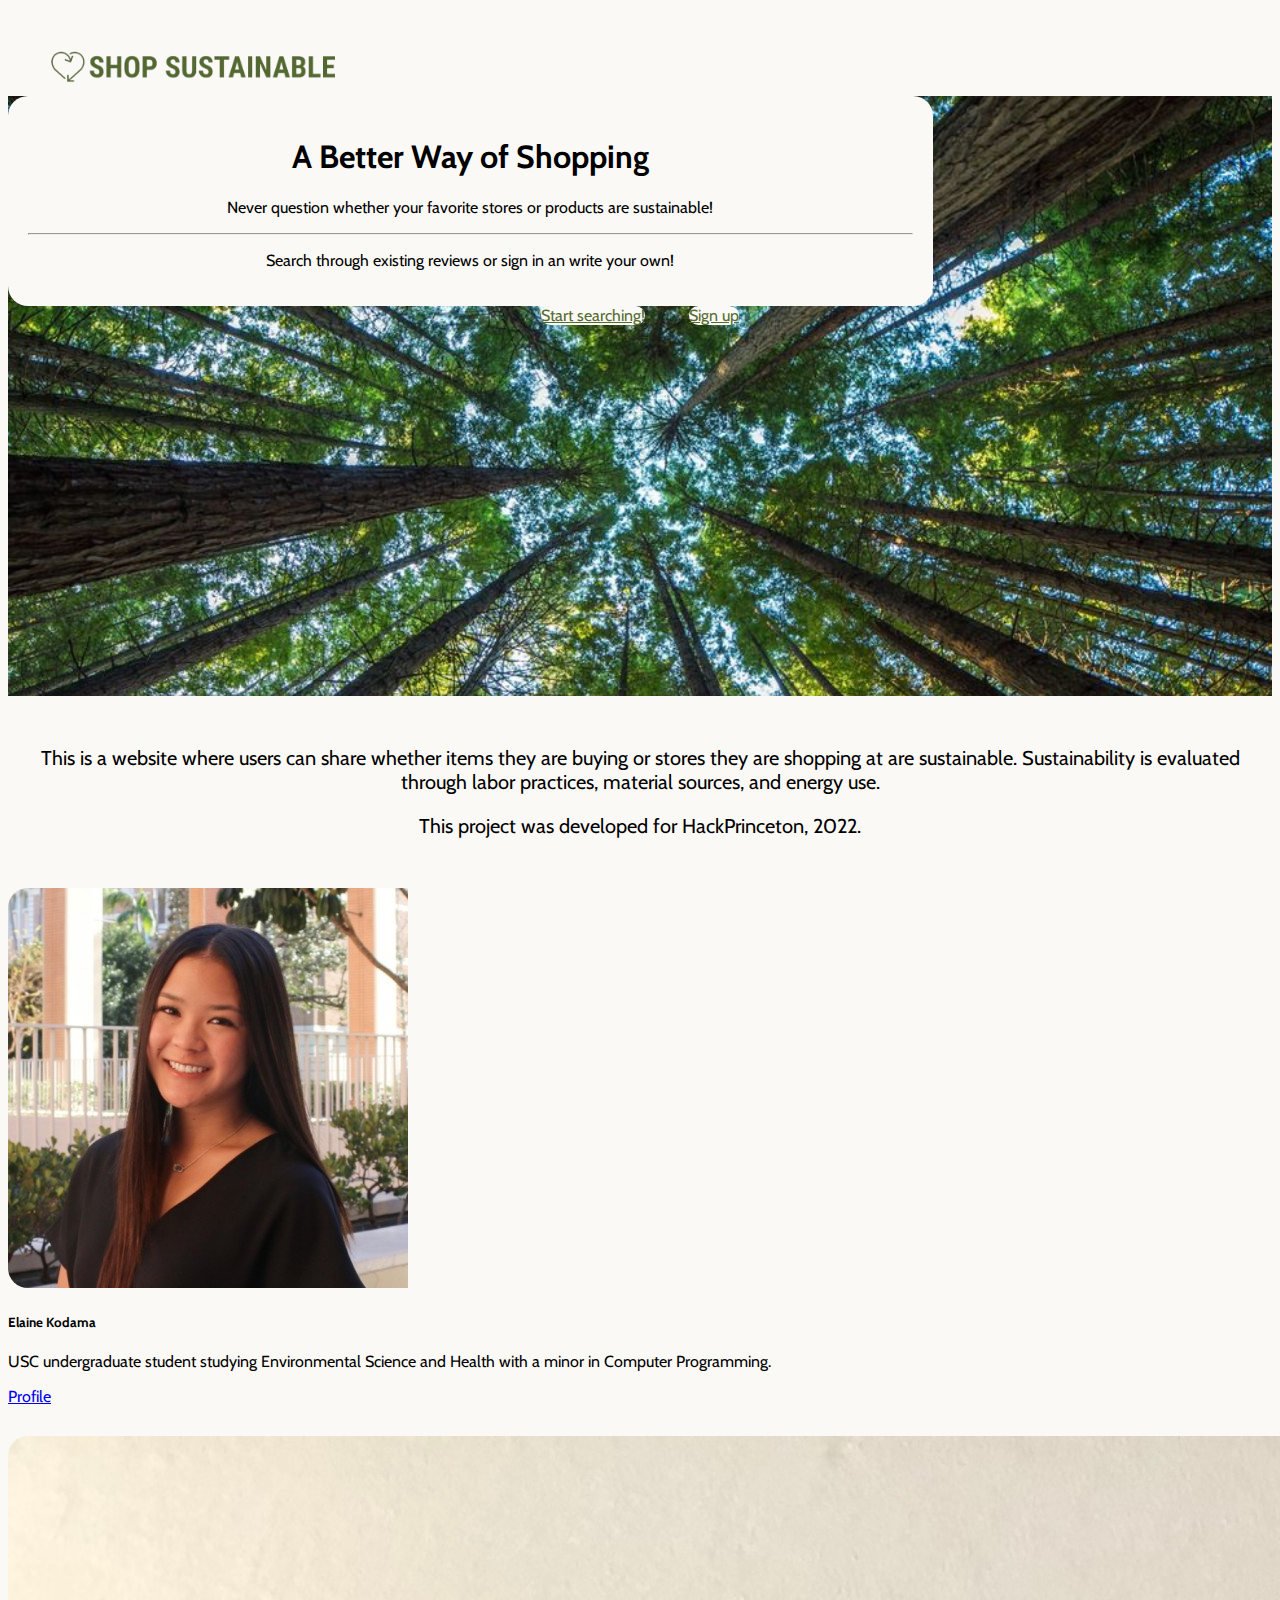
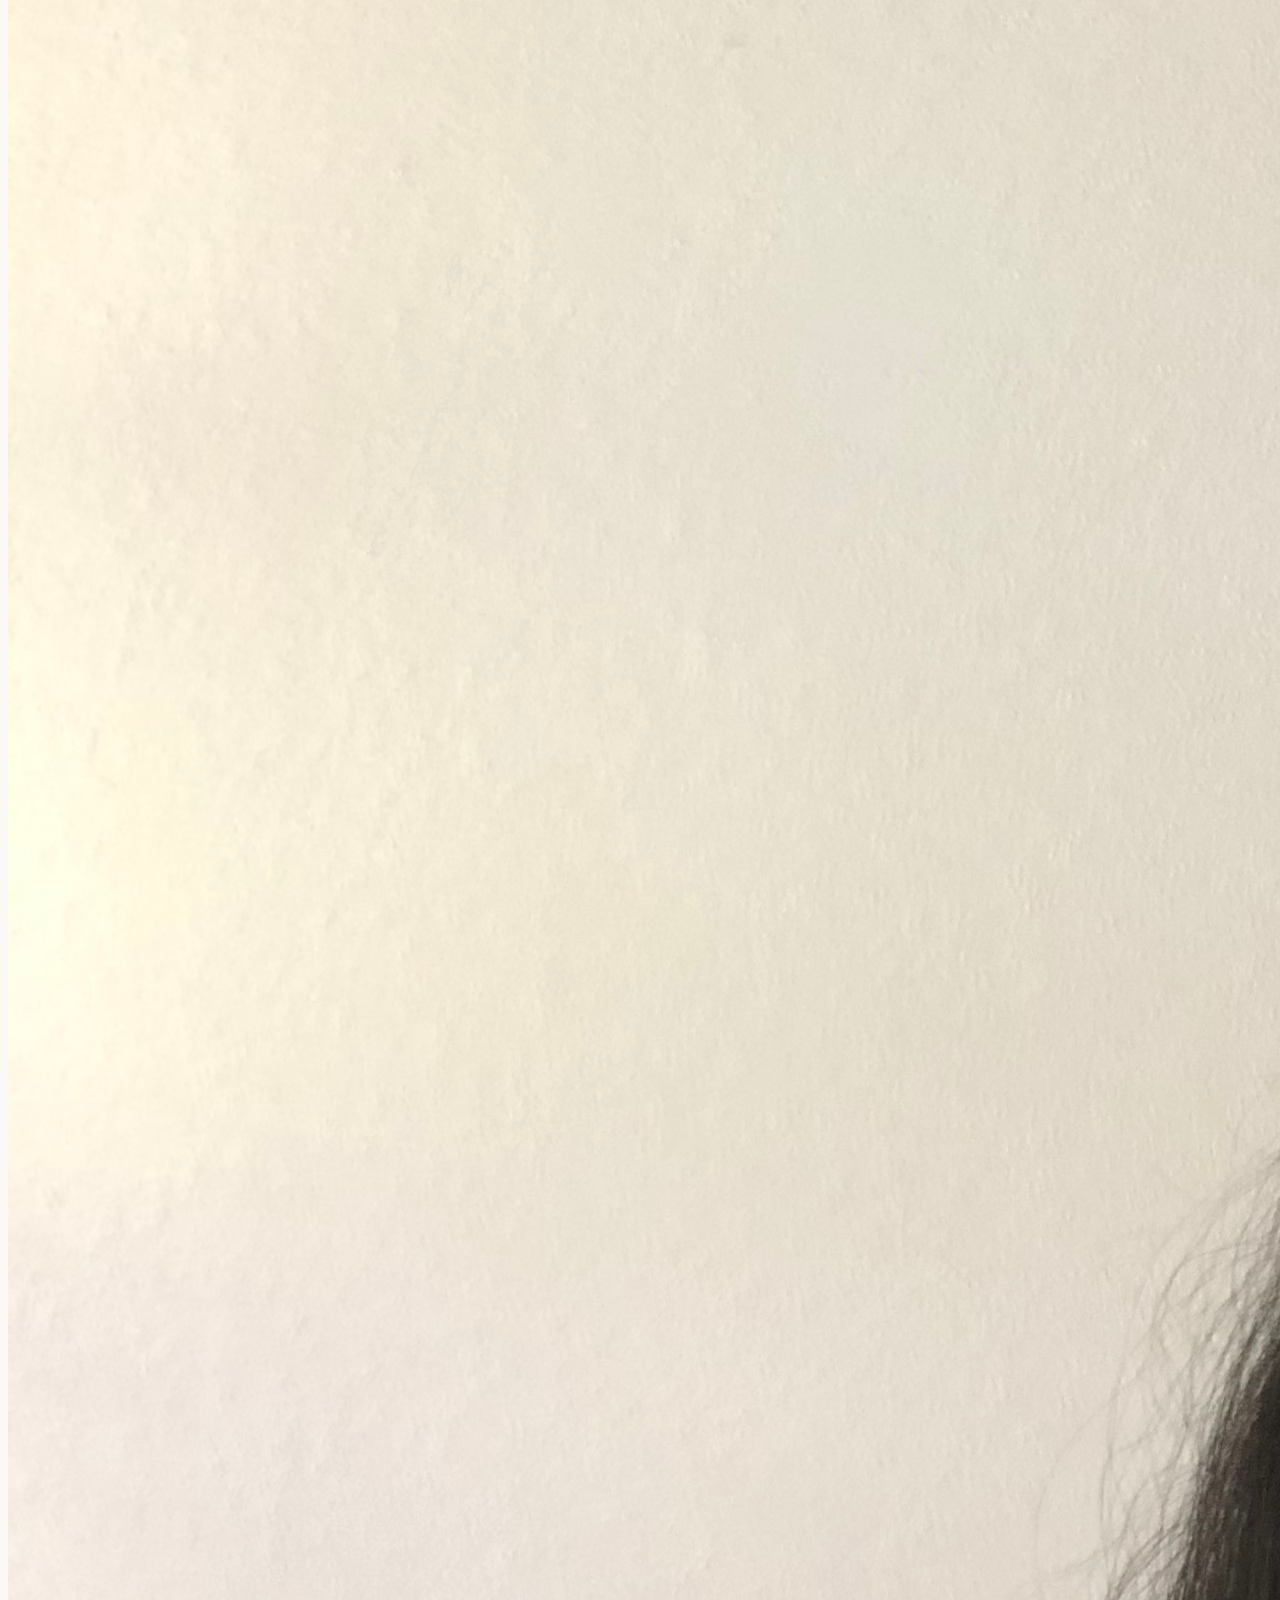
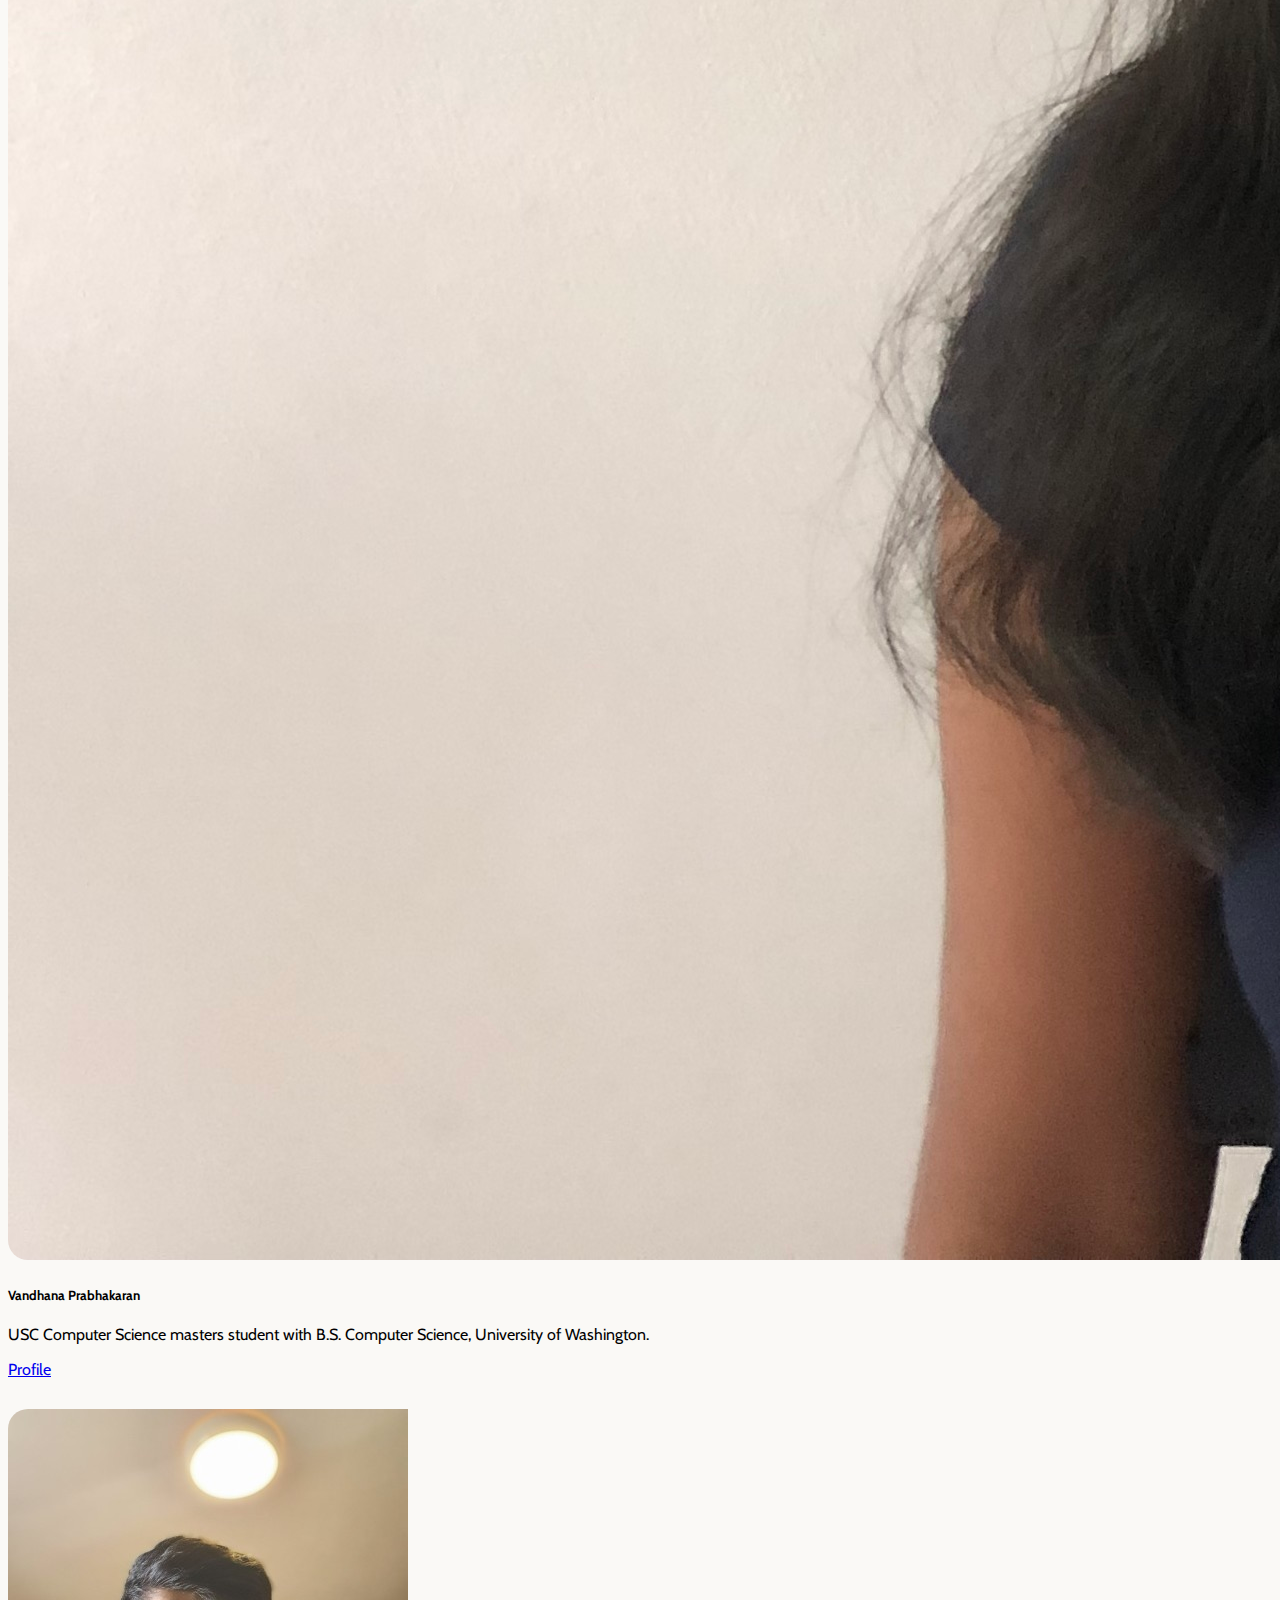
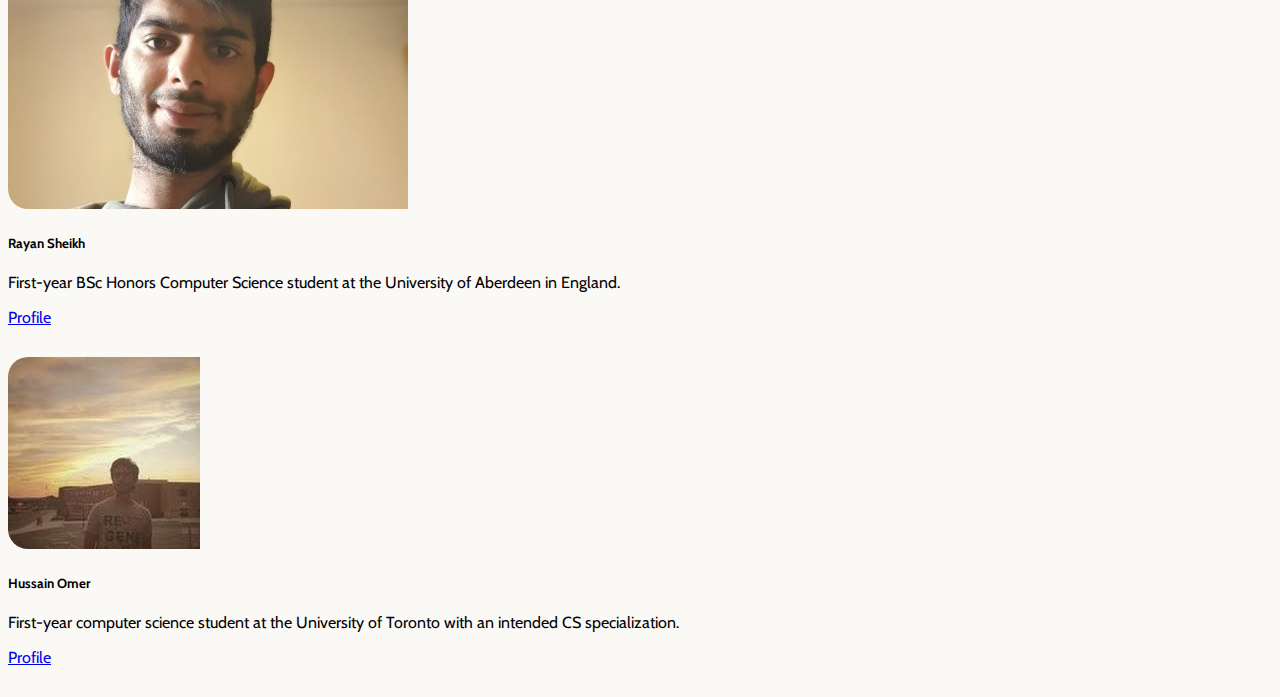
<file: index.html>
<!DOCTYPE html>

<head>
  <title>Shop Sustainable</title>
    <link rel="stylesheet" href="index-style.css">
    <link rel="stylesheet" href="https://cdn.jsdelivr.net/npm/bootstrap@4.6.1/dist/css/bootstrap.min.css" integrity="sha384-zCbKRCUGaJDkqS1kPbPd7TveP5iyJE0EjAuZQTgFLD2ylzuqKfdKlfG/eSrtxUkn" crossorigin="anonymous">
    <script src="https://cdn.jsdelivr.net/npm/@popperjs/core@2.9.2/dist/umd/popper.min.js" integrity="sha384-IQsoLXl5PILFhosVNubq5LC7Qb9DXgDA9i+tQ8Zj3iwWAwPtgFTxbJ8NT4GN1R8p" crossorigin="anonymous"></script>
    <script src="https://cdn.jsdelivr.net/npm/jquery@3.5.1/dist/jquery.slim.min.js" integrity="sha384-DfXdz2htPH0lsSSs5nCTpuj/zy4C+OGpamoFVy38MVBnE+IbbVYUew+OrCXaRkfj" crossorigin="anonymous"></script>
    <script src="https://cdn.jsdelivr.net/npm/bootstrap@4.6.1/dist/js/bootstrap.bundle.min.js" integrity="sha384-fQybjgWLrvvRgtW6bFlB7jaZrFsaBXjsOMm/tB9LTS58ONXgqbR9W8oWht/amnpF" crossorigin="anonymous"></script>

    <link rel="preconnect" href="https://fonts.googleapis.com">
<link rel="preconnect" href="https://fonts.gstatic.com" crossorigin>
<link href="https://fonts.googleapis.com/css2?family=Cabin&display=swap" rel="stylesheet">
  </head>

<body style="background-color: #FAF9F6;">
    <nav class="navbar navbar-expand-lg" style="height: 80px;">
        <ul class="nav navbar-nav">
            <li class="nav-item justify-content-center">
              <a clas="nav-link" href="index.html"><img src="logo.jpg" alt="Logo" style="height: 100px; object-fit: cover;"></a>
            </li>            
        </ul>    
        <div class="collapse navbar-collapse justify-content-end" id="navbarToggle">
            <ul class="nav navbar-nav">
                <li class="nav-item justify-content-end">
                    <a class="nav-link" href="login.html">
                        <svg xmlns="http://www.w3.org/2000/svg" width="50" height="50" fill="currentColor" class="bi bi-person-circle" viewBox="0 0 16 16">
                            <path d="M11 6a3 3 0 1 1-6 0 3 3 0 0 1 6 0z" style="color: #556B2F;"/>
                            <path fill-rule="evenodd" d="M0 8a8 8 0 1 1 16 0A8 8 0 0 1 0 8zm8-7a7 7 0 0 0-5.468 11.37C3.242 11.226 4.805 10 8 10s4.757 1.225 5.468 2.37A7 7 0 0 0 8 1z" style="color: #556B2F;"/>
                        </svg>
                    </a>
                </li>            
            </ul>
        </div>
    </nav>

    <div class="jumbotron d-flex align-items-center" id="jumbo">
      <div class="container">
        <div class="container" id="about-container">
          <h1 style="align-items: center; font-style: bolder;">A Better Way of Shopping</h1>
          <p class="lead">Never question whether your favorite stores or products are sustainable!</p>
          <hr class="my-4" style="background-color: #556B2F;">
          <p>Search through existing reviews or sign in an write your own!</p>
        </div>
        <a class="btn btn-primary btn-lg" id="search-button" href="search.html" role="button">Start searching!</a>
        <a class="btn btn-primary btn-lg" id="search-button" href="login.html" role="button">Sign up</a>
      </div>
    </div>
    
    <div class="container" style="margin-top: 50px; margin-bottom: 50px;">
      <div class="row justify-content-center">
        <div class="col-7 justify-content-center" style="text-align: center; font-family: 'Cabin', sans-serif; font-size: 20px;">
          This is a website where users can share whether items they are buying or stores they are shopping at are sustainable.
          Sustainability is evaluated through labor practices, material sources, and energy use.
          <p>
            This project was developed for HackPrinceton, 2022.
          </p>
        </div>
      </div>
    </div>

    <div class="container" style="font-family: 'Cabin', sans-serif; margin-bottom: 30px;">
      <div class="row justify-content-center">
        <div class="col-6">
          <div class="card us" style="border-radius: 20px 20px 20px 20px;">
            <div class="row no-gutters">
              <div class="col-md-4">
                <img src="elaine.jpeg" class="card-img" alt="Elaine pic" style="height: 100%; object-fit: cover; border-radius: 20px 0 0 20px;">
              </div>

              <div class="col-md-8">
              <div class="card-body">
                <h5 class="card-title">Elaine Kodama</h5>
                <p class="card-text">USC undergraduate student studying Environmental Science and Health with a minor in Computer Programming.</p>
                <a href="#" class="btn btn-secondary">Profile</a>
              </div>
            </div>
        </div>
        </div>
        </div>

        <div class="col-6">
          <div class="card us" style="border-radius: 20px 20px 20px 20px;">
            <div class="row no-gutters">
              <div class="col-md-4">
                <img src="vandhana.JPG" class="card-img" alt="Vandhana pic" style="height: 100%; object-fit: cover; border-radius: 20px 0 0 20px;">
              </div>

              <div class="col-md-8">
              <div class="card-body">
                <h5 class="card-title">Vandhana Prabhakaran</h5>
                <p class="card-text">USC Computer Science masters student with B.S. Computer Science, University of Washington.</p>
                <a href="#" class="btn btn-secondary">Profile</a>
              </div>
            </div>
        </div>
        </div>
        </div>
      </div>

      <div class="row justify-content-center">
        <div class="col-6">
          <div class="card us" style="border-radius: 20px 20px 20px 20px;">
            <div class="row no-gutters">
              <div class="col-md-4">
                <img src="rayan.jpeg" class="card-img" alt="Rayan pic" style="height: 100%; object-fit: cover; border-radius: 20px 0 0 20px;">
              </div>

              <div class="col-md-8">
              <div class="card-body">
                <h5 class="card-title">Rayan Sheikh</h5>
                <p class="card-text">First-year BSc Honors Computer Science student at the University of Aberdeen in England.</p>
                <a href="#" class="btn btn-secondary">Profile</a>
              </div>
            </div>
        </div>
        </div>
        </div>

        <div class="col-6">
          <div class="card us" style="border-radius: 20px 20px 20px 20px;">
            <div class="row no-gutters">
              <div class="col-md-4">
                <img src="hussain.jpeg" class="card-img" alt="Hussain pic" style="height: 100%; object-fit: cover; border-radius: 20px 0 0 20px;">
              </div>

              <div class="col-md-8">
              <div class="card-body">
                <h5 class="card-title">Hussain Omer</h5>
                <p class="card-text">First-year computer science student at the University of Toronto with an intended CS specialization.</p>
                <a href="#" class="btn btn-secondary">Profile</a>
              </div>
            </div>
        </div>
        </div>
        </div>
      </div>
    </div>
</body>

<!-- <footer style="background-color: #556B2F; margin-top: 50px;">
    footer
</footer> -->
</file>
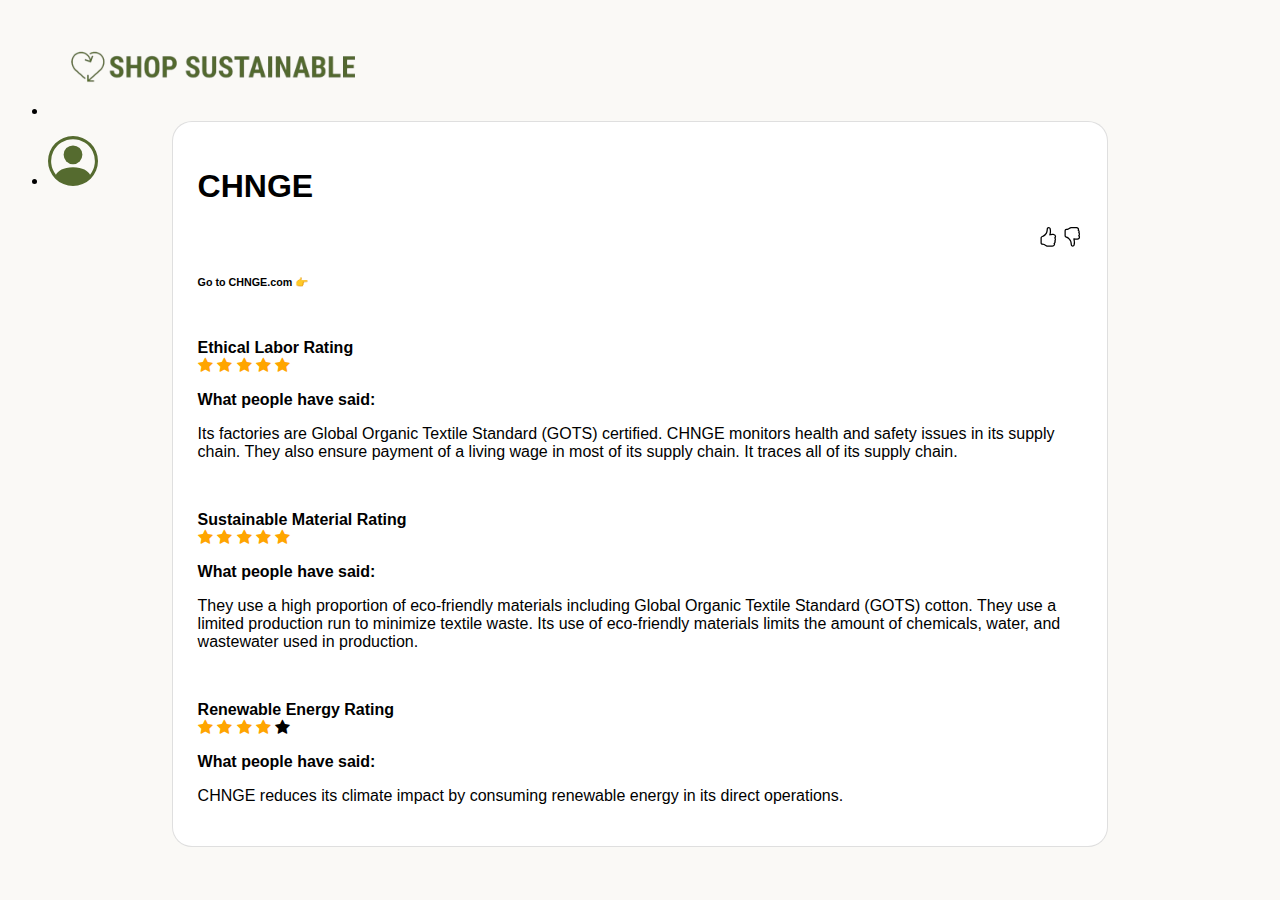
<file: chnge.html>
<!DOCTYPE html>

<head>
    <title>CHNGE</title>
<link href="https://cdn.jsdelivr.net/npm/bootstrap@5.0.2/dist/css/bootstrap.min.css" rel="stylesheet" integrity="sha384-EVSTQN3/azprG1Anm3QDgpJLIm9Nao0Yz1ztcQTwFspd3yD65VohhpuuCOmLASjC" crossorigin="anonymous">
<script src="https://cdn.jsdelivr.net/npm/@popperjs/core@2.9.2/dist/umd/popper.min.js" integrity="sha384-IQsoLXl5PILFhosVNubq5LC7Qb9DXgDA9i+tQ8Zj3iwWAwPtgFTxbJ8NT4GN1R8p" crossorigin="anonymous"></script>
<script src="https://cdn.jsdelivr.net/npm/bootstrap@5.0.2/dist/js/bootstrap.min.js" integrity="sha384-cVKIPhGWiC2Al4u+LWgxfKTRIcfu0JTxR+EQDz/bgldoEyl4H0zUF0QKbrJ0EcQF" crossorigin="anonymous"></script>
<link rel="stylesheet" href="style.css">
<script src="form.js"></script>
<link rel="stylesheet" href="https://cdnjs.cloudflare.com/ajax/libs/font-awesome/4.7.0/css/font-awesome.min.css">

</head>
<body style="background-color: #FAF9F6; font-family: 'Cabin', sans-serif;">
    <nav class="navbar navbar-expand-lg" style="height: 80px;">
        <ul class="nav navbar-nav">
            <li class="nav-item justify-content-center">
            <a clas="nav-link" href="index.html"><img src="logo.jpg" alt="Logo" style="height: 100px; object-fit: cover; margin-left: 20px;"></a>            </li>            
        </ul>    
        <div class="collapse navbar-collapse justify-content-end" id="navbarToggle">
            <ul class="nav navbar-nav">
                <li class="nav-item justify-content-end">
                    <a class="nav-link" href="login.html">
                        <svg xmlns="http://www.w3.org/2000/svg" width="50" height="50" fill="currentColor" class="bi bi-person-circle" viewBox="0 0 16 16">
                            <path d="M11 6a3 3 0 1 1-6 0 3 3 0 0 1 6 0z" style="color: #556B2F;"/>
                            <path fill-rule="evenodd" d="M0 8a8 8 0 1 1 16 0A8 8 0 0 1 0 8zm8-7a7 7 0 0 0-5.468 11.37C3.242 11.226 4.805 10 8 10s4.757 1.225 5.468 2.37A7 7 0 0 0 8 1z" style="color: #556B2F;"/>
                        </svg>
                    </a>
                </li>            
            </ul>
        </div>
    </nav>

    <div class="flex-container info" id="chnge-link">

        <div class="row align-items-center">
            <div class="col">
                <h1 style="font-weight: bold;">CHNGE</h1>
            </div>
            <div class="col" style="text-align: end;">
                <div style="text-align: end;">
                    <span class="vote" >
                        <svg xmlns="http://www.w3.org/2000/svg" width="20" height="20" fill="currentColor" class="bi bi-hand-thumbs-up" viewBox="0 0 16 16">
                            <path d="M8.864.046C7.908-.193 7.02.53 6.956 1.466c-.072 1.051-.23 2.016-.428 2.59-.125.36-.479 1.013-1.04 1.639-.557.623-1.282 1.178-2.131 1.41C2.685 7.288 2 7.87 2 8.72v4.001c0 .845.682 1.464 1.448 1.545 1.07.114 1.564.415 2.068.723l.048.03c.272.165.578.348.97.484.397.136.861.217 1.466.217h3.5c.937 0 1.599-.477 1.934-1.064a1.86 1.86 0 0 0 .254-.912c0-.152-.023-.312-.077-.464.201-.263.38-.578.488-.901.11-.33.172-.762.004-1.149.069-.13.12-.269.159-.403.077-.27.113-.568.113-.857 0-.288-.036-.585-.113-.856a2.144 2.144 0 0 0-.138-.362 1.9 1.9 0 0 0 .234-1.734c-.206-.592-.682-1.1-1.2-1.272-.847-.282-1.803-.276-2.516-.211a9.84 9.84 0 0 0-.443.05 9.365 9.365 0 0 0-.062-4.509A1.38 1.38 0 0 0 9.125.111L8.864.046zM11.5 14.721H8c-.51 0-.863-.069-1.14-.164-.281-.097-.506-.228-.776-.393l-.04-.024c-.555-.339-1.198-.731-2.49-.868-.333-.036-.554-.29-.554-.55V8.72c0-.254.226-.543.62-.65 1.095-.3 1.977-.996 2.614-1.708.635-.71 1.064-1.475 1.238-1.978.243-.7.407-1.768.482-2.85.025-.362.36-.594.667-.518l.262.066c.16.04.258.143.288.255a8.34 8.34 0 0 1-.145 4.725.5.5 0 0 0 .595.644l.003-.001.014-.003.058-.014a8.908 8.908 0 0 1 1.036-.157c.663-.06 1.457-.054 2.11.164.175.058.45.3.57.65.107.308.087.67-.266 1.022l-.353.353.353.354c.043.043.105.141.154.315.048.167.075.37.075.581 0 .212-.027.414-.075.582-.05.174-.111.272-.154.315l-.353.353.353.354c.047.047.109.177.005.488a2.224 2.224 0 0 1-.505.805l-.353.353.353.354c.006.005.041.05.041.17a.866.866 0 0 1-.121.416c-.165.288-.503.56-1.066.56z"/>
                          </svg>
                      </span>
                    <span class="vote2">
                        <svg xmlns="http://www.w3.org/2000/svg" width="20" height="20" fill="currentColor" class="bi bi-hand-thumbs-down" viewBox="0 0 16 16">
                            <path d="M8.864 15.674c-.956.24-1.843-.484-1.908-1.42-.072-1.05-.23-2.015-.428-2.59-.125-.36-.479-1.012-1.04-1.638-.557-.624-1.282-1.179-2.131-1.41C2.685 8.432 2 7.85 2 7V3c0-.845.682-1.464 1.448-1.546 1.07-.113 1.564-.415 2.068-.723l.048-.029c.272-.166.578-.349.97-.484C6.931.08 7.395 0 8 0h3.5c.937 0 1.599.478 1.934 1.064.164.287.254.607.254.913 0 .152-.023.312-.077.464.201.262.38.577.488.9.11.33.172.762.004 1.15.069.13.12.268.159.403.077.27.113.567.113.856 0 .289-.036.586-.113.856-.035.12-.08.244-.138.363.394.571.418 1.2.234 1.733-.206.592-.682 1.1-1.2 1.272-.847.283-1.803.276-2.516.211a9.877 9.877 0 0 1-.443-.05 9.364 9.364 0 0 1-.062 4.51c-.138.508-.55.848-1.012.964l-.261.065zM11.5 1H8c-.51 0-.863.068-1.14.163-.281.097-.506.229-.776.393l-.04.025c-.555.338-1.198.73-2.49.868-.333.035-.554.29-.554.55V7c0 .255.226.543.62.65 1.095.3 1.977.997 2.614 1.709.635.71 1.064 1.475 1.238 1.977.243.7.407 1.768.482 2.85.025.362.36.595.667.518l.262-.065c.16-.04.258-.144.288-.255a8.34 8.34 0 0 0-.145-4.726.5.5 0 0 1 .595-.643h.003l.014.004.058.013a8.912 8.912 0 0 0 1.036.157c.663.06 1.457.054 2.11-.163.175-.059.45-.301.57-.651.107-.308.087-.67-.266-1.021L12.793 7l.353-.354c.043-.042.105-.14.154-.315.048-.167.075-.37.075-.581 0-.211-.027-.414-.075-.581-.05-.174-.111-.273-.154-.315l-.353-.354.353-.354c.047-.047.109-.176.005-.488a2.224 2.224 0 0 0-.505-.804l-.353-.354.353-.354c.006-.005.041-.05.041-.17a.866.866 0 0 0-.121-.415C12.4 1.272 12.063 1 11.5 1z"/>
                          </svg>
                      </span>
                </div>
            </div>
        </div>
        <a href="https://chnge.com/"><h6>Go to CHNGE.com 👉</h6></a>

        <p class="chnge" style="margin-bottom: 0px; margin-top: 50px;">Ethical Labor Rating</p>
                <div style="margin-bottom: 10px;">
                    <span class="fa fa-star checked"></span>
                    <span class="fa fa-star checked"></span>
                    <span class="fa fa-star checked"></span>
                    <span class="fa fa-star checked"></span>
                    <span class="fa fa-star checked"></span>
                </div>
        <p class="chnge">What people have said:</p>
        <p>
            Its factories are Global Organic Textile Standard (GOTS) certified.
            CHNGE monitors health and safety issues in its supply chain.
            They also ensure payment of a living wage in most of its supply chain.
            It traces all of its supply chain.
        </p>
                
                <p  class="chnge" style="margin-bottom: 0px; margin-top: 50px;">Sustainable Material Rating</p>
                <div style="margin-bottom: 10px;">
                    <span class="fa fa-star checked"></span>
                    <span class="fa fa-star checked"></span>
                    <span class="fa fa-star checked"></span>
                    <span class="fa fa-star checked"></span>
                    <span class="fa fa-star checked"></span>
                </div>
                <p  class="chnge" >What people have said:</p>
        <p>
            They use a high proportion of eco-friendly materials including Global Organic Textile Standard (GOTS) cotton.
            They use a limited production run to minimize textile waste.
            Its use of eco-friendly materials limits the amount of chemicals, water, and wastewater used in production.
        </p>
                <p class="chnge" style="margin-bottom: 0px;  margin-top: 50px;">Renewable Energy Rating</p>
                <div style="margin-bottom: 10px;">
                    <span class="fa fa-star checked"></span>
                    <span class="fa fa-star checked"></span>
                    <span class="fa fa-star checked"></span>
                    <span class="fa fa-star checked"></span>
                    <span class="fa fa-star"></span>
                </div>
                <p class="chnge">What people have said:</p>
        <p>
            CHNGE reduces its climate impact by consuming renewable energy in its direct operations.
        </p>
    </div>
</body>

    <script>
        for (const btn of document.querySelectorAll('.vote')) {
        btn.addEventListener('click', event => {
          event.currentTarget.classList.toggle('on');
        });
      }
      for (const btn of document.querySelectorAll('.vote2')) {
        btn.addEventListener('click', event => {
          event.currentTarget.classList.toggle('on');
        });
      }
    </script>
</file>
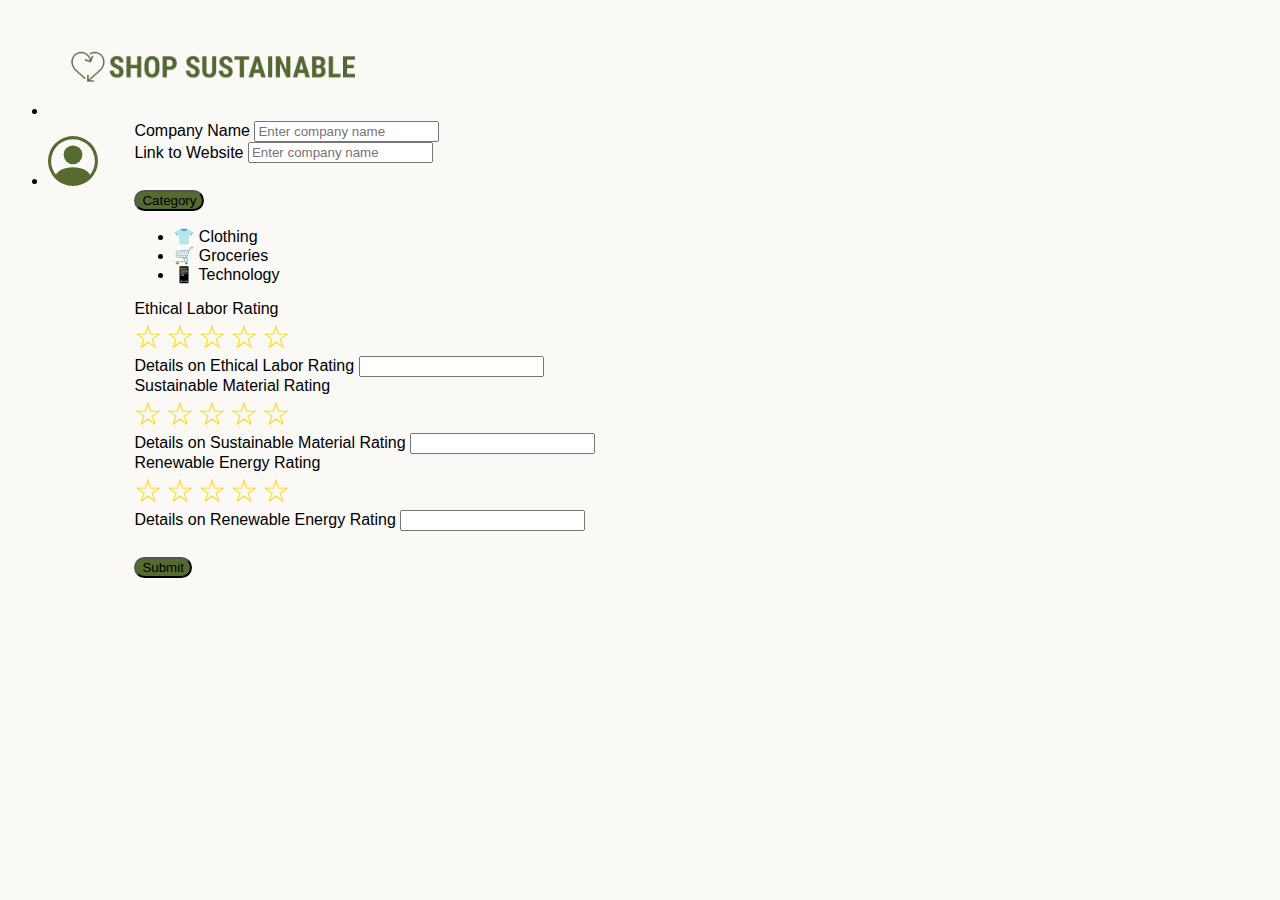
<file: form.html>
<!DOCTYPE html>

<head>
  <title>Post Review</title>
  <link href="https://cdn.jsdelivr.net/npm/bootstrap@5.0.2/dist/css/bootstrap.min.css" rel="stylesheet" integrity="sha384-EVSTQN3/azprG1Anm3QDgpJLIm9Nao0Yz1ztcQTwFspd3yD65VohhpuuCOmLASjC" crossorigin="anonymous">
  <script src="https://cdn.jsdelivr.net/npm/@popperjs/core@2.9.2/dist/umd/popper.min.js" integrity="sha384-IQsoLXl5PILFhosVNubq5LC7Qb9DXgDA9i+tQ8Zj3iwWAwPtgFTxbJ8NT4GN1R8p" crossorigin="anonymous"></script>
  <script src="https://cdn.jsdelivr.net/npm/bootstrap@5.0.2/dist/js/bootstrap.min.js" integrity="sha384-cVKIPhGWiC2Al4u+LWgxfKTRIcfu0JTxR+EQDz/bgldoEyl4H0zUF0QKbrJ0EcQF" crossorigin="anonymous"></script>
  <link rel="stylesheet" href="style.css">
  <script src="form.js"></script>
</head>
<body style="background-color: #FAF9F6; font-family: 'Cabin', sans-serif;">
  <nav class="navbar navbar-expand-lg" style="height: 80px;">
    <ul class="nav navbar-nav">
        <li class="nav-item justify-content-center">
          <a clas="nav-link" href="index.html"><img src="logo.jpg" alt="Logo" style="height: 100px; object-fit: cover; margin-left: 20px;"></a>            </li>            
    </ul>    
    <div class="collapse navbar-collapse justify-content-end" id="navbarToggle">
        <ul class="nav navbar-nav">
            <li class="nav-item justify-content-end">
                <a class="nav-link" href="login.html">
                    <svg xmlns="http://www.w3.org/2000/svg" width="50" height="50" fill="currentColor" class="bi bi-person-circle" viewBox="0 0 16 16">
                        <path d="M11 6a3 3 0 1 1-6 0 3 3 0 0 1 6 0z" style="color: #556B2F;"/>
                        <path fill-rule="evenodd" d="M0 8a8 8 0 1 1 16 0A8 8 0 0 1 0 8zm8-7a7 7 0 0 0-5.468 11.37C3.242 11.226 4.805 10 8 10s4.757 1.225 5.468 2.37A7 7 0 0 0 8 1z" style="color: #556B2F;"/>
                    </svg>
                </a>
            </li>            
        </ul>
    </div>
  </nav>

    <div style="padding-left: 10%; padding-right: 20%; padding-top: 2%; padding-bottom: 2%;">
        <form action="search2.html" name="signupForm">
            <div class="form-group">
              <label for="exampleInputEmail1">Company Name</label>
              <input type="cName" class="form-control" id="exampleInputCName" aria-describedby="cNameHelp" placeholder="Enter company name">
            </div>

            <div class="form-group">
              <label for="exampleInputEmail1" style="padding-top: 3%;">Link to Website</label>
              <input type="cName" class="form-control" id="exampleInputCName" aria-describedby="cNameHelp" placeholder="Enter company name">
            </div>

            <div class="dropdown" style="padding-top: 3%;">
              <button class="btn btn-secondary dropdown-toggle" type="button" id="dropdownMenuButton1" data-bs-toggle="dropdown" aria-expanded="false" aria-haspopup="true" style="background-color: #556B2F; border-radius: 12px 12px 12px 12px;">
                <span id="selected">Category</span><span class="caret"></span></a>
              </button>
              <ul class="dropdown-menu">
                <li><a class="dropdown-item">👕   Clothing</a></li>
                <li><a class="dropdown-item">🛒   Groceries</a></li>
                <li><a class="dropdown-item">📱   Technology</a></li>
              </ul>
            </div>

            <label style="padding-top: 3%;">Ethical Labor Rating</label>
            <div class="rating"> 
                <input type="radio" name="rating" value="5" id="5"><label for="5">☆</label> 
                <input type="radio" name="rating" value="4" id="4"><label for="4">☆</label> 
                <input type="radio" name="rating" value="3" id="3"><label for="3">☆</label> 
                <input type="radio" name="rating" value="2" id="2"><label for="2">☆</label> 
                <input type="radio" name="rating" value="1" id="1"><label for="1">☆</label>
            </div>
            <div class="form-group">
                <label for="exampleInputELR">Details on Ethical Labor Rating</label>
                <input type="ELR" class="form-control" id="exampleInputELR" placeholder="">
              </div>
            <label style="padding-top: 3%;">Sustainable Material Rating</label>
            <div class="rating2"> 
                <input type="radio" name="rating2" value="55" id="55"><label for="55">☆</label> 
                <input type="radio" name="rating2" value="44" id="44"><label for="44">☆</label> 
                <input type="radio" name="rating2" value="33" id="33"><label for="33">☆</label> 
                <input type="radio" name="rating2" value="22" id="22"><label for="22">☆</label> 
                <input type="radio" name="rating2" value="11" id="11"><label for="11">☆</label>
            </div>
            <div class="form-group">
                <label for="exampleInputSMR">Details on Sustainable Material Rating</label>
                <input type="SMR" class="form-control" id="exampleInputSMR" placeholder="">
              </div>
            <label style="padding-top: 3%;">Renewable Energy Rating</label>
            <div class="rating3"> 
                <input type="radio" name="rating3" value="555" id="555"><label for="555">☆</label> 
                <input type="radio" name="rating3" value="444" id="444"><label for="444">☆</label> 
                <input type="radio" name="rating3" value="333" id="333"><label for="333">☆</label> 
                <input type="radio" name="rating3" value="222" id="222"><label for="222">☆</label> 
                <input type="radio" name="rating3" value="111" id="111"><label for="111">☆</label>
            </div>
            <div class="form-group">
                <label for="exampleInputRER">Details on Renewable Energy Rating</label>
                <input type="RER" class="form-control" id="exampleInputRER" placeholder="">
              </div>
            <button type="submit" onclick="signup()" class="btn btn-primary" style="margin-top: 3%; background-color: #556B2F; border-radius: 12px 12px 12px 12px;">Submit</button>
          </form>
    </div>
    
</body>

<script>
   $('.dropdown-menu a').click(function(){
    $('#selected').text($(this).text());
  });
</script>
</file>
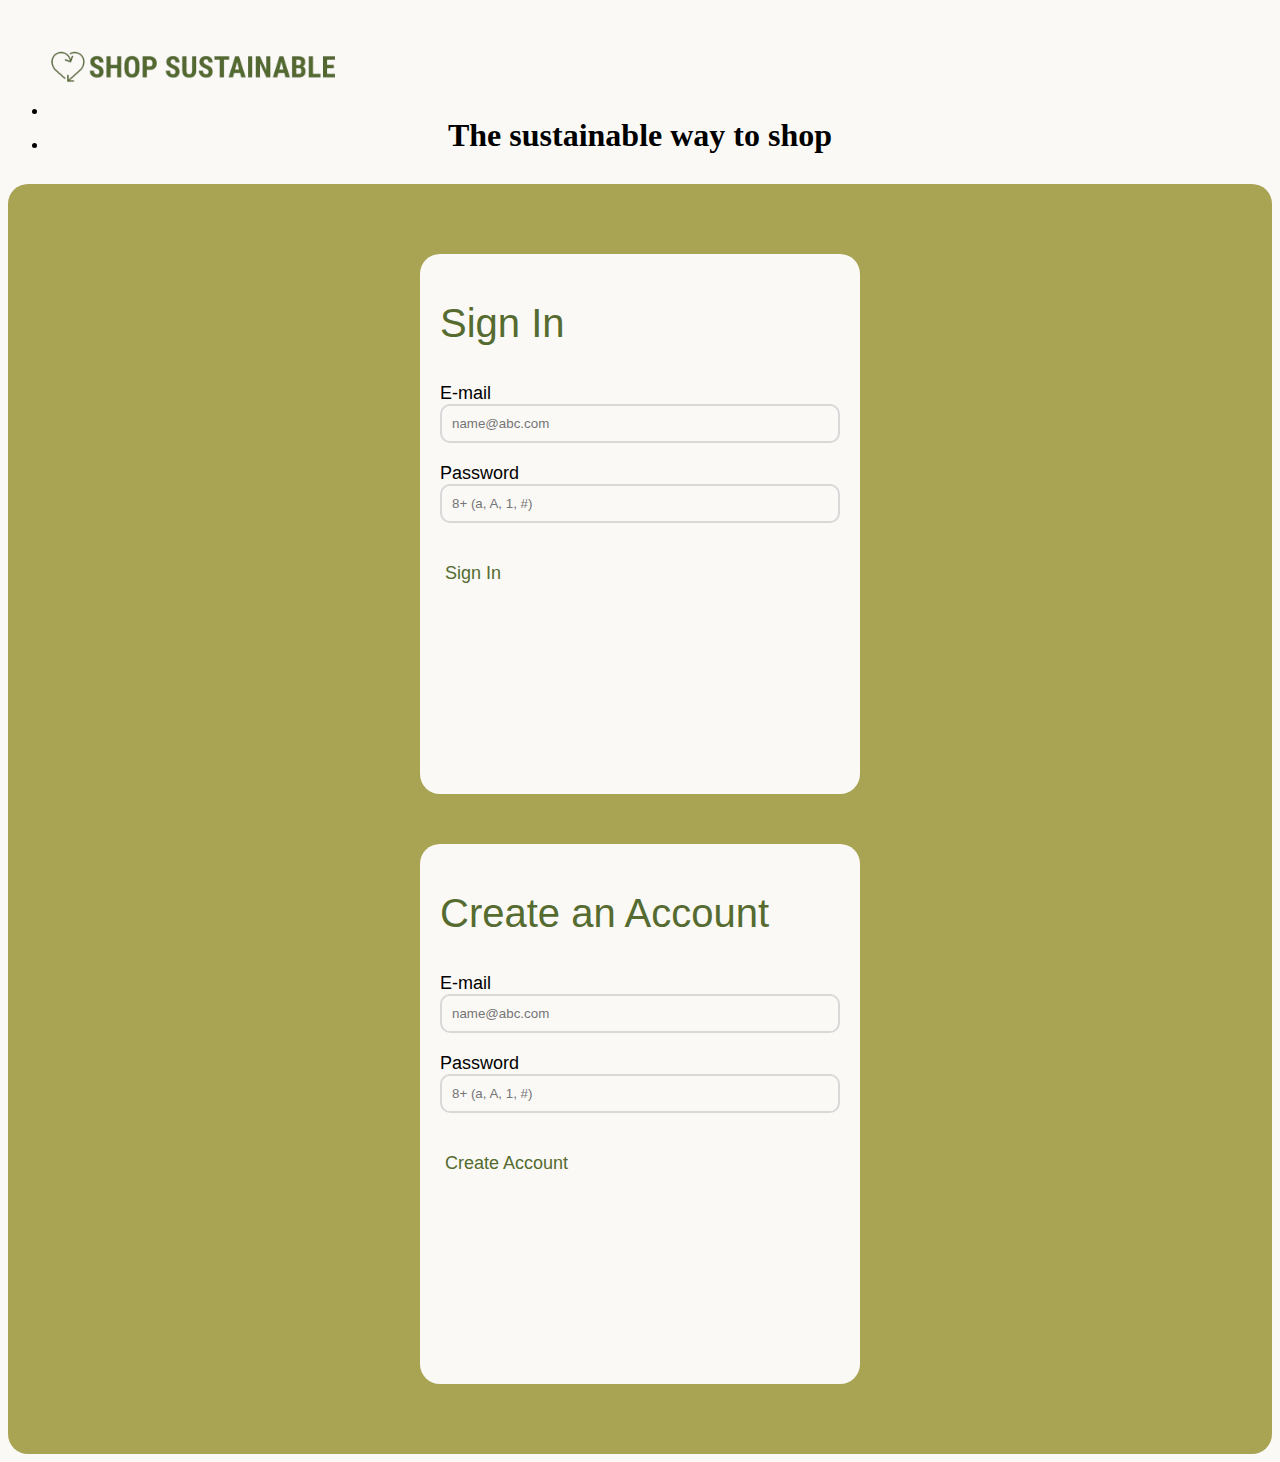
<file: login.html>
<!DOCTYPE html>

<link rel="stylesheet" href="login.css">

<head>
  <title>Sign In</title>
    <link rel="stylesheet" href="index-style.css">
    <link rel="stylesheet" href="https://cdn.jsdelivr.net/npm/bootstrap@4.6.1/dist/css/bootstrap.min.css" integrity="sha384-zCbKRCUGaJDkqS1kPbPd7TveP5iyJE0EjAuZQTgFLD2ylzuqKfdKlfG/eSrtxUkn" crossorigin="anonymous">
    <script src="https://cdn.jsdelivr.net/npm/@popperjs/core@2.9.2/dist/umd/popper.min.js" integrity="sha384-IQsoLXl5PILFhosVNubq5LC7Qb9DXgDA9i+tQ8Zj3iwWAwPtgFTxbJ8NT4GN1R8p" crossorigin="anonymous"></script>
    <script src="https://cdn.jsdelivr.net/npm/jquery@3.5.1/dist/jquery.slim.min.js" integrity="sha384-DfXdz2htPH0lsSSs5nCTpuj/zy4C+OGpamoFVy38MVBnE+IbbVYUew+OrCXaRkfj" crossorigin="anonymous"></script>
    <script src="https://cdn.jsdelivr.net/npm/bootstrap@4.6.1/dist/js/bootstrap.bundle.min.js" integrity="sha384-fQybjgWLrvvRgtW6bFlB7jaZrFsaBXjsOMm/tB9LTS58ONXgqbR9W8oWht/amnpF" crossorigin="anonymous"></script>
    <meta name="google-signin-client_id" content="YOUR_CLIENT_ID.apps.googleusercontent.com">
    <link href="https://fonts.googleapis.com/css?family=Roboto" rel="stylesheet" type="text/css">
  <script src="https://apis.google.com/js/api:client.js"></script>
</head>

<body style="background-color: #FAF9F6;">
  <nav class="navbar navbar-expand-lg" style="height: 80px; background-color: #FAF9F6;">
    <ul class="nav navbar-nav">
      <li class="nav-item justify-content-center">
          <a clas="nav-link" href="index.html"><img src="logo.jpg" alt="Logo" style="height: 100px; object-fit: cover;"></a>
      </li>            
    </ul>    
    <div class="collapse navbar-collapse justify-content-end" id="navbarToggle">
      <ul class="nav navbar-nav">
        <li class="nav-item justify-content-end">
          <a class="nav-link" href="profile.html"></a>
        </li>            
      </ul>
    </div>
  </nav>

  <div>
    <h1 style="text-align: center;">The sustainable way to shop</h1>
  </div>

  <div class="container">
    <div class="row justify-content-center" style="background-color: #A9A454; padding: 45px; border-radius: 20px 20px 20px 20px; margin-top: 30px;">
      <div class="col">
        <div class="flex-r login-wrapper">
          <div class="login-text">
            <div class="logo">
              <span><i class="fab fa-speakap"></i></span>
              </div>


              <h1>Sign In</h1>
      
              <form class="flex-c">
                <div class="input-box">
                  <span class="label">E-mail</span>
                  <div class=" flex-r input">
                    <input type="text" placeholder="name@abc.com">
                    <i class="fas fa-at"></i>
                  </div>
                </div>
    
      
                <div class="input-box">
                  <span class="label">Password</span>
                  <div class="flex-r input">
                    <input type="password" placeholder="8+ (a, A, 1, #)">
                    <i class="fas fa-lock"></i>
                  </div>
                </div>
    
    
              
              <a href="search.html"><input class="btn" type="button" value="Sign In" id="btn-account"></a>
              
                
              <div id="my-signin2"></div>


              <script>
                function onSuccess(googleUser) {
                  console.log('Logged in as: ' + googleUser.getBasicProfile().getName());
                }
                function onFailure(error) {
                  console.log(error);
                }
                function renderButton() {
                  gapi.signin2.render('my-signin2', {
                    'scope': 'profile email',
                    'width': 240,
                    'height': 40,
                    'longtitle': true,
                    'theme': 'dark',
                    'onsuccess': onSuccess,
                    'onfailure': onFailure
                  });
                }
              </script>
        
              <script src="https://apis.google.com/js/platform.js?onload=renderButton" async defer></script>

            </form>
          </div>
        </div>
      </div>


      <div class="col">
        <div class="flex-r login-wrapper">
          <div class="login-text">
            <div class="logo">
              <span><i class="fab fa-speakap"></i></span>
            </div>
            <h1>Create an Account</h1>
      
            <form class="flex-c">
              <div class="input-box">
                <span class="label">E-mail</span>
                <div class=" flex-r input">
                  <input type="text" placeholder="name@abc.com">
                  <i class="fas fa-at"></i>
                </div>
              </div>
      
              <div class="input-box">
                <span class="label">Password</span>
                <div class="flex-r input">
                  <input type="password" placeholder="8+ (a, A, 1, #)">
                  <i class="fas fa-lock"></i>
                </div>
              </div>
    
              <input class="btn" type="submit" value="Create Account" id="btn-account">
                
              <div id="my-signin2"></div>
              <script>
                function onSuccess(googleUser) {
                  console.log('Logged in as: ' + googleUser.getBasicProfile().getName());
                }
                function onFailure(error) {
                  console.log(error);
                }
                function renderButton() {
                  gapi.signin2.render('my-signin2', {
                    'scope': 'profile email',
                    'width': 240,
                    'height': 40,
                    'longtitle': true,
                    'theme': 'dark',
                    'onsuccess': onSuccess,
                    'onfailure': onFailure
                  });
                }
              </script>
        
              <script src="https://apis.google.com/js/platform.js?onload=renderButton" async defer></script>

            </form>
          </div>
        </div>
      </div>
    </div>
  </div>
</body>
</file>
<file: index-style.css>
.us {
    margin-top: 30px;
    border-radius: 20px 20px 20px 20px;
    width: 100%;
}

#jumbo {
    height: 600px;
    margin-left: 0px;
    margin-right: 0px;
    justify-content: center;
    align-items: center;
    text-align: center;
    border-radius: 0;
    position: relative;
}
#jumbo::before {
    content: "";
      background-image: url(jumbotron.jpg);
      background-size: cover;
      position: absolute;
      top: 0px;
      right: 0px;
      bottom: 0px;
      left: 0px;
      /*
    background-color: #556B2F; /* Used if the image is unavailable
    background-image: url(jumbotron.jpg);
    background-repeat: no-repeat;
    background-position: center;
    background-size: cover;
    */
}
#about-container {
    font-family: 'Cabin', sans-serif;
    position: relative;
    justify-content: center;
    max-width: 70%;
    background-color: #FAF9F6;
    border-radius: 20px 20px 20px 20px;
    padding: 20px;
}
#search-button {
    font-family: 'Cabin', sans-serif;
    background-color: #FAF9F6;
    text-align: center;
    margin: 20px;
    color: #556B2F;
    border-color: #FAF9F6;
    border-radius: 12px 12px 12px 12px;
    position: relative;
}

#search-button:link:hover,
#search-button:visited:hover {
    background-color: #556B2F;
    color: #FFFFFF;
    border-color: #556B2F;
}

#profile-button {
    background-color: #556B2F;
    color: #FFFFFF;
    border-color: #556B2F;
    border-radius: 12px 12px 12px 12px;
}
</file>
<file: style.css>
CSS
.search-click {
  border: 1px solid #ccc;
  outline: none;
  background-size: 22px;
  background-position: 13px;
  border-radius: 10px;
  width: 50px;
  height: 50px;
  padding: 25px;
  transition: all 0.5s;
}
.search-click:focus {
  width: 300px;
  padding-left: 50px;
}
.search-click {
  position: relative;
  overflow: hidden;
  height: 50px;
}
.search-click input {
  background: transparent;
  border: 1px solid #ccc;
  outline: none;
  position: absolute;
  width: 300px;
  height: 50px;
  left: 0%;
  padding: 10px;
}

body {
    background: #e8eaed
}

.container {
    max-width: 600px;
    margin: 50px auto
}

.searchbar {
    position: relative;
    min-width: 50px;
    width: 0%;
    height: 50px;
    float: right;
    overflow: hidden;
    -webkit-transition: width 0.3s;
    -moz-transition: width 0.3s;
    -ms-transition: width 0.3s;
    -o-transition: width 0.3s;
    transition: width 0.3s
}

.searchbar-input {
    top: 0;
    right: 0;
    border: 0;
    outline: 0;
    background: #6200EA;
    width: 100%;
    height: 50px;
    margin: 0;
    padding: 0px 55px 0px 20px;
    font-size: 20px;
    color: #fff
}

.searchbar-input::-webkit-input-placeholder {
    color: #fff
}

.searchbar-input:-moz-placeholder {
    color: #fff
}

.searchbar-input::-moz-placeholder {
    color: #fff
}

.searchbar-input:-ms-input-placeholder {
    color: #fff
}

.searchbar-icon,
.searchbar-submit {
    width: 50px;
    height: 50px;
    display: block;
    position: absolute;
    top: 0;
    font-family: verdana;
    font-size: 22px;
    right: 0;
    padding: 0;
    margin: 0;
    border: 0;
    outline: 0;
    line-height: 50px;
    text-align: center;
    cursor: pointer;
    color: #fff;
    background: #6200EA;
    border-left: 1px solid white
}

.searchbar-open {
    width: 100%
}

div.sticky {
    position: -webkit-sticky; /* Safari */
    position: sticky;
    top: 0;
  }

  .circle{
    border: 1px solid #556B2F;
    box-shadow: inset 1px 1px 3px #556B2F;
    width: 40px;
    height: 40px;
    border-radius: 100%;
    position: relative;
    margin: 4px;
    display: inline-block;
    vertical-align: middle;
    background: #556B2F;
}
.circle:hover{
    background: #556B2F;
}
.circle:active{
    background: radial-gradient(#556B2F, #556B2F);
}
.circle:before,
.circle:after{
    content:'';position:absolute;top:0;left:0;right:0;bottom:0;
}
/* PLUS */
.circle.plus:before,
.circle.plus:after {
    background:white;
    box-shadow: 1px 1px 1px #556B2F;
}
.circle.plus:before{
    width: 2px;
    margin: 3px auto;
}
.circle.plus:after{
    margin: auto 3px;
    height: 2px;
    box-shadow: none;
}
/* MINUS */
.circle.minus:before{
    background: #cc0000;
    margin: auto 3px;
    height: 2px;
    box-shadow: 0px 1px 1px #ffffff9e;
}
/* CROSS */
.circle.cross:after,
.circle.cross:before{
    background: #000;
    margin: auto 4px;
    height: 2px;
    transform:rotateZ(45deg);
    box-shadow: 0px 1px 1px #ffffff9e;
}
.circle.cross:after{
    transform:rotateZ(-45deg);
}

div.sticky {
    position: -webkit-sticky; /* Safari */
    position: sticky;
    top: 0;
  }

.rating,
.rating2,
.rating3 {
    display: flex;
    flex-direction: row-reverse;
    justify-content: left;
}

.rating>input,
.rating2>input,
.rating3>input {
    display: none
}

.rating>label,
.rating2>label,
.rating3>label {
    position: relative;
    width: 1em;
    font-size: 32px;
    color: #FFD600;
    cursor: pointer
}

.rating>label::before,
.rating2>label::before,
.rating3>label::before {
    content: "\2605";
    position: absolute;
    opacity: 0
}

.rating>label:hover:before,
.rating2>label:hover:before,
.rating3>label:hover:before,
.rating>label:hover~label:before,
.rating2>label:hover~label:before,
.rating3>label:hover~label:before {
    opacity: 1 !important
}

.rating>input:checked~label:before,
.rating2>input:checked~label:before,
.rating3>input:checked~label:before {
    opacity: 1
}

.rating:hover>input:checked~label:before,
.rating2:hover>input:checked~label:before,
.rating3:hover>input:checked~label:before {
    opacity: 0.4
}

.vote {
    display: inline-block;
    cursor: pointer;
    color: black;
} 


.vote.on {
color: #f48024
}
.vote2 {
display: inline-block;
cursor: pointer;
color: black;
} 


.vote2.on {
color: #f48024
}

.card-design {
    font-family: 'Cabin', sans-serif;
    border-radius: 20px 20px 20px 20px;
    text-decoration: none;
    color: #000;
}

#design a,
#design a:visited {
    text-decoration: none;
    color: #000;
}
#design a:hover,
#design a:visited:hover {
    text-decoration: none;
    color: #000;
}

.card-design:hover,
.card-design:visited:hover {
    box-shadow: 10px 10px 20px rgba(0, 0, 0, 0.15);
    text-decoration: none;
    color: #000;
}


.checked {
    color: orange;
}

.info {
    background-color: #FFFFFF;
    border-radius: 20px 20px 20px 20px;
    margin: 25px auto 30px  auto;

    width: 70%;
    font-family: 'Cabin', sans-serif;
    padding: 25px;
    border: 1px solid rgba(0, 0, 0, 0.125);
}

.chnge {
    font-family: 'Cabin', sans-serif;
    font-weight: bold;
}


#chnge-link a,
#chnge-link a:visited {
    text-decoration: none;
    color: #000;
}
#chnge-link a:hover,
#chnge-link a:visited:hover {
    text-decoration: underline;
    color: #000;
}
</file>
<file: login.css>
.flex-r,
.flex-c {
  justify-content: center;
  align-items: center;
  display: flex;
}
.flex-c {
  flex-direction: column;
}
.flex-r {
  flex-direction: row;
  border-radius: 20px 20px 20px 20px;
}

.container {
  width: 100%;
  min-height: 100vh;
}

.login-text {
  font-family: 'Cabin', sans-serif;
  background-color: #FAF9F6;
  min-width: 400px;
  min-height: 500px;
  border-radius: 20px 20px 20px 20px;
  padding: 20px;
  margin: 25px;
}

.logo {
  margin-bottom: 20px;
}


.logo span,
.logo span i {
  font-size: 25px;
  color: #0d8aa7;
}

.login-text h1 {
  font-family: 'Cabin', sans-serif;
  font-weight:500;
  font-size: 40px;
  color: #556B2F;
}
.login-text p {
  font-size: 15px;
  color: #556B2F;

}

form {
  align-items: flex-start !important;
  width: 100%;
  margin-top: 15px;
}

.input-box {
  margin: 10px 0px;
  width: 100%;
}
.label {
  font-family: 'Cabin', sans-serif;
  font-size: 18px;
  color: #000;
  margin-bottom: 3px;
}
.input {
  background-color: #FAF9F6;
  padding: 0px 5px;
  border: 2px solid rgba(216, 216, 216, 1);
  border-radius: 10px;
  overflow: hidden;
  justify-content: flex-start;
}

input {
  border: none;
  outline: none;
  padding: 10px 5px;
  background-color: #FAF9F6;
  flex: 1;
}
.input i {
  color: rgba(0, 0, 0, 0.4);
}

.check span {
  color: #000000b2;
  font-size: 15px;
  font-weight: bold;
  margin-left: 5px;
}

#btn-account {
  font-family: 'Cabin', sans-serif;
  color: #556B2F;
  font-size: 18px;
  transition: all 0.1s linear;
  font-family: 'Cabin', sans-serif;
  background-color: #FAF9F6;
  text-align: center;
  margin-top: 20px;
  border-color: #556B2F;
  border-radius: 12px 12px 12px 12px;
  position: relative;
}

#btn-account:hover{
  color: #FFFFFF;
  background-color: #556B2F;
}
.extra-line {
  font-size: 15px;
  font-weight: 600;
}
.extra-line a {
  color: #0095b6;
}
</file>
